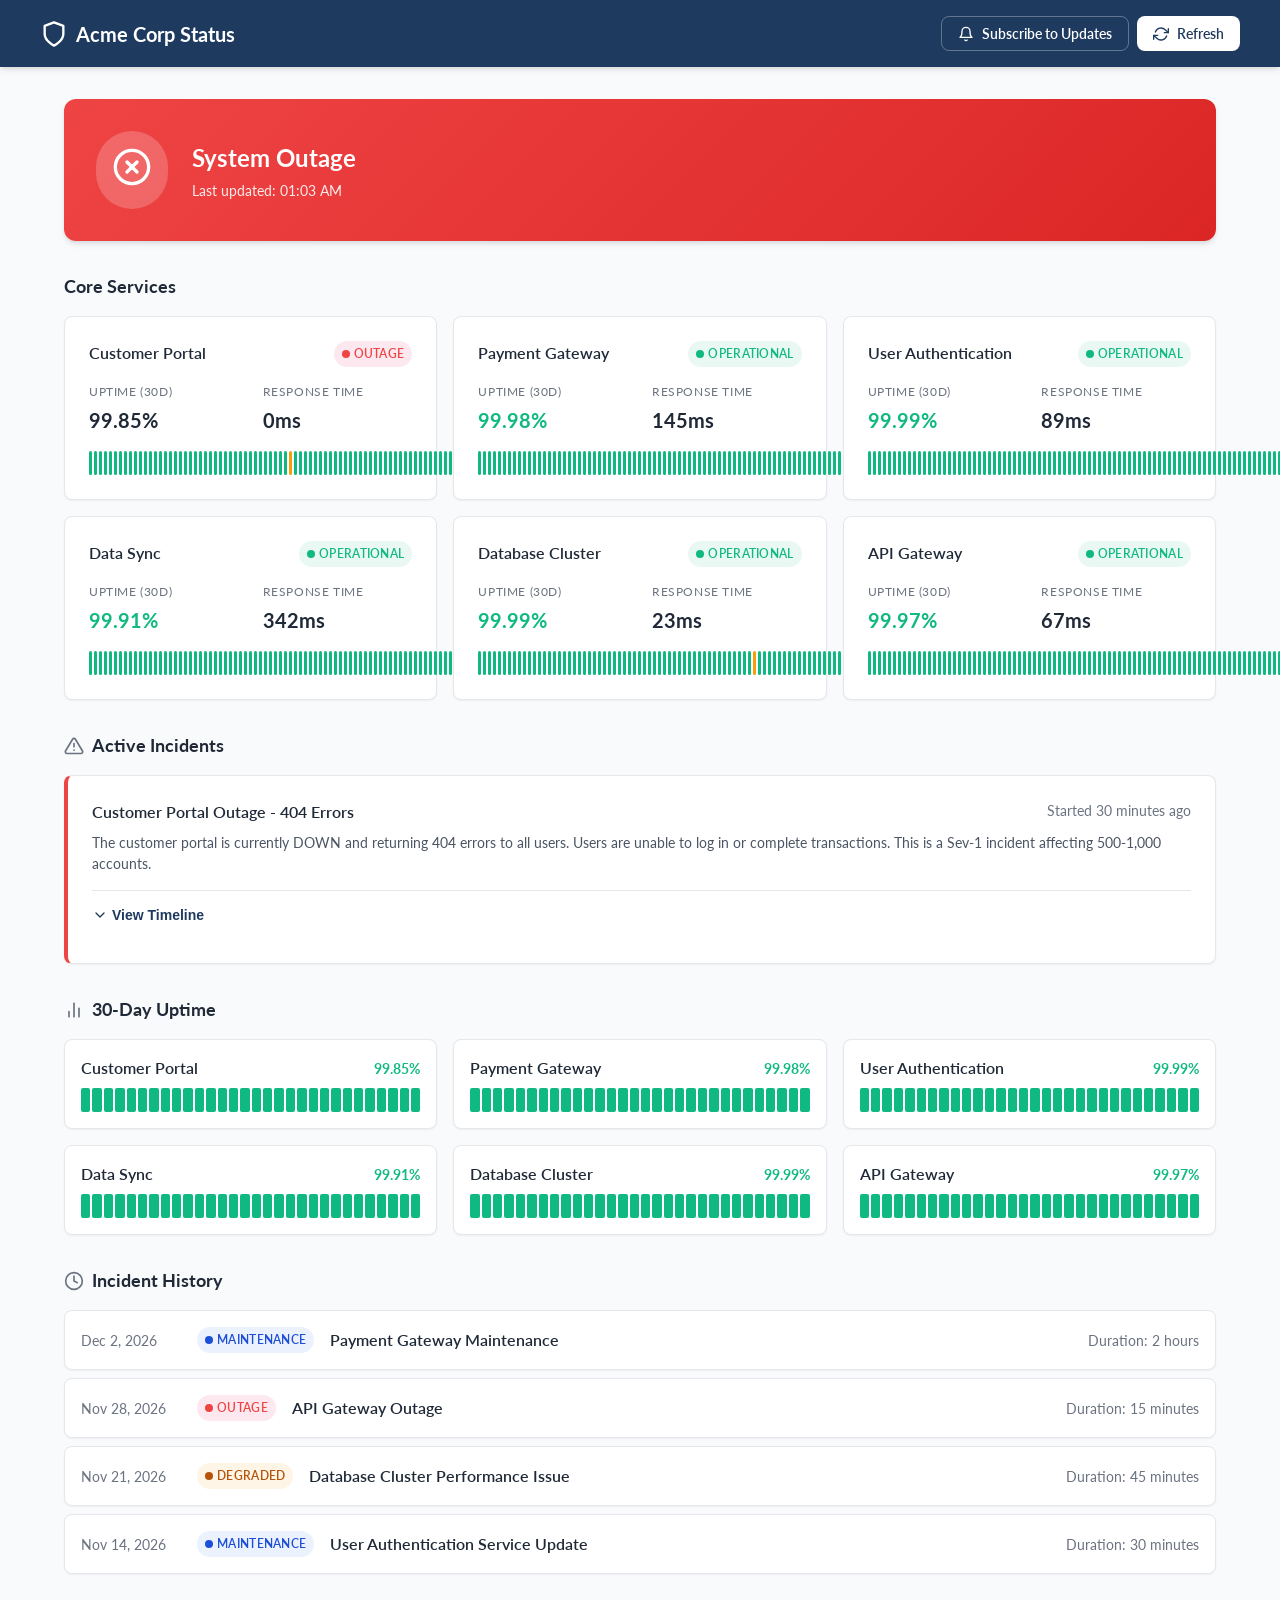
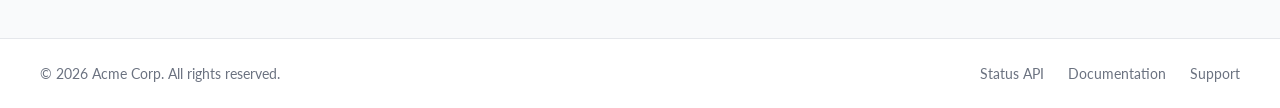
<file: dashboard/index.html>
<!DOCTYPE html>
<html lang="en">
<head>
    <meta charset="UTF-8">
    <meta name="viewport" content="width=device-width, initial-scale=1.0">
    <title>System Status Dashboard - Acme Corp</title>
    <link rel="preconnect" href="https://fonts.googleapis.com">
    <link rel="preconnect" href="https://fonts.gstatic.com" crossorigin>
    <link href="https://fonts.googleapis.com/css2?family=Lato:wght@400;600;700&display=swap" rel="stylesheet">
    <link rel="stylesheet" href="styles.css">
</head>
<body>
    <!-- Header -->
    <header class="header">
        <div class="header-content">
            <div class="logo">
                <svg class="logo-icon" viewBox="0 0 24 24" fill="none" stroke="currentColor" stroke-width="2" stroke-linecap="round" stroke-linejoin="round">
                    <path d="M12 22s8-4 8-10V5l-8-3-8 3v7c0 6 8 10 8 10z"></path>
                </svg>
                <span class="logo-text">Acme Corp Status</span>
            </div>
            <nav class="nav">
                <button class="btn btn-secondary" id="subscribeBtn">
                    <svg class="icon" viewBox="0 0 24 24" fill="none" stroke="currentColor" stroke-width="2" stroke-linecap="round" stroke-linejoin="round">
                        <path d="M18 8A6 6 0 0 0 6 8c0 7-3 9-3 9h18s-3-2-3-9"></path>
                        <path d="M13.73 21a2 2 0 0 1-3.46 0"></path>
                    </svg>
                    Subscribe to Updates
                </button>
                <button class="btn btn-primary" id="refreshBtn">
                    <svg class="icon" viewBox="0 0 24 24" fill="none" stroke="currentColor" stroke-width="2" stroke-linecap="round" stroke-linejoin="round">
                        <polyline points="23 4 23 10 17 10"></polyline>
                        <polyline points="1 20 1 14 7 14"></polyline>
                        <path d="M3.51 9a9 9 0 0 1 14.85-3.36L23 10M1 14l4.64 4.36A9 9 0 0 0 20.49 15"></path>
                    </svg>
                    Refresh
                </button>
            </nav>
        </div>
    </header>

    <main class="main">
        <!-- Overall System Status Banner -->
        <section class="status-banner" id="statusBanner">
            <div class="status-banner-content">
                <div class="status-indicator-large" id="overallStatusIndicator">
                    <svg class="icon-large" viewBox="0 0 24 24" fill="none" stroke="currentColor" stroke-width="2" stroke-linecap="round" stroke-linejoin="round">
                        <path d="M22 11.08V12a10 10 0 1 1-5.93-9.14"></path>
                        <polyline points="22 4 12 14.01 9 11.01"></polyline>
                    </svg>
                </div>
                <div class="status-banner-text">
                    <h1 id="overallStatusTitle">All Systems Operational</h1>
                    <p id="overallStatusDesc">Last updated: <span id="lastUpdated">--</span></p>
                </div>
            </div>
        </section>

        <!-- Services Status Grid -->
        <section class="section">
            <h2 class="section-title">Core Services</h2>
            <div class="services-grid" id="servicesGrid">
                <!-- Services will be dynamically inserted here -->
            </div>
        </section>

        <!-- Active Incidents -->
        <section class="section" id="activeIncidentsSection">
            <h2 class="section-title">
                <svg class="icon" viewBox="0 0 24 24" fill="none" stroke="currentColor" stroke-width="2" stroke-linecap="round" stroke-linejoin="round">
                    <path d="M10.29 3.86L1.82 18a2 2 0 0 0 1.71 3h16.94a2 2 0 0 0 1.71-3L13.71 3.86a2 2 0 0 0-3.42 0z"></path>
                    <line x1="12" y1="9" x2="12" y2="13"></line>
                    <line x1="12" y1="17" x2="12.01" y2="17"></line>
                </svg>
                Active Incidents
            </h2>
            <div class="incidents-list" id="activeIncidentsList">
                <!-- Active incidents will be dynamically inserted here -->
            </div>
        </section>

        <!-- Uptime Metrics -->
        <section class="section">
            <h2 class="section-title">
                <svg class="icon" viewBox="0 0 24 24" fill="none" stroke="currentColor" stroke-width="2" stroke-linecap="round" stroke-linejoin="round">
                    <line x1="18" y1="20" x2="18" y2="10"></line>
                    <line x1="12" y1="20" x2="12" y2="4"></line>
                    <line x1="6" y1="20" x2="6" y2="14"></line>
                </svg>
                30-Day Uptime
            </h2>
            <div class="uptime-grid" id="uptimeGrid">
                <!-- Uptime metrics will be dynamically inserted here -->
            </div>
        </section>

        <!-- Incident History -->
        <section class="section">
            <h2 class="section-title">
                <svg class="icon" viewBox="0 0 24 24" fill="none" stroke="currentColor" stroke-width="2" stroke-linecap="round" stroke-linejoin="round">
                    <circle cx="12" cy="12" r="10"></circle>
                    <polyline points="12 6 12 12 16 14"></polyline>
                </svg>
                Incident History
            </h2>
            <div class="history-list" id="historyList">
                <!-- Incident history will be dynamically inserted here -->
            </div>
        </section>
    </main>

    <!-- Footer -->
    <footer class="footer">
        <div class="footer-content">
            <p>&copy; 2026 Acme Corp. All rights reserved.</p>
            <div class="footer-links">
                <a href="#">Status API</a>
                <a href="#">Documentation</a>
                <a href="#">Support</a>
            </div>
        </div>
    </footer>

    <!-- Subscribe Modal -->
    <div class="modal" id="subscribeModal">
        <div class="modal-backdrop" id="modalBackdrop"></div>
        <div class="modal-content">
            <h3>Subscribe to Updates</h3>
            <p>Get notified when service status changes.</p>
            <form id="subscribeForm">
                <input type="email" placeholder="Enter your email" required class="input">
                <div class="modal-actions">
                    <button type="button" class="btn btn-secondary" id="cancelSubscribe">Cancel</button>
                    <button type="submit" class="btn btn-primary">Subscribe</button>
                </div>
            </form>
        </div>
    </div>

    <script src="app.js"></script>
</body>
</html>
</file>
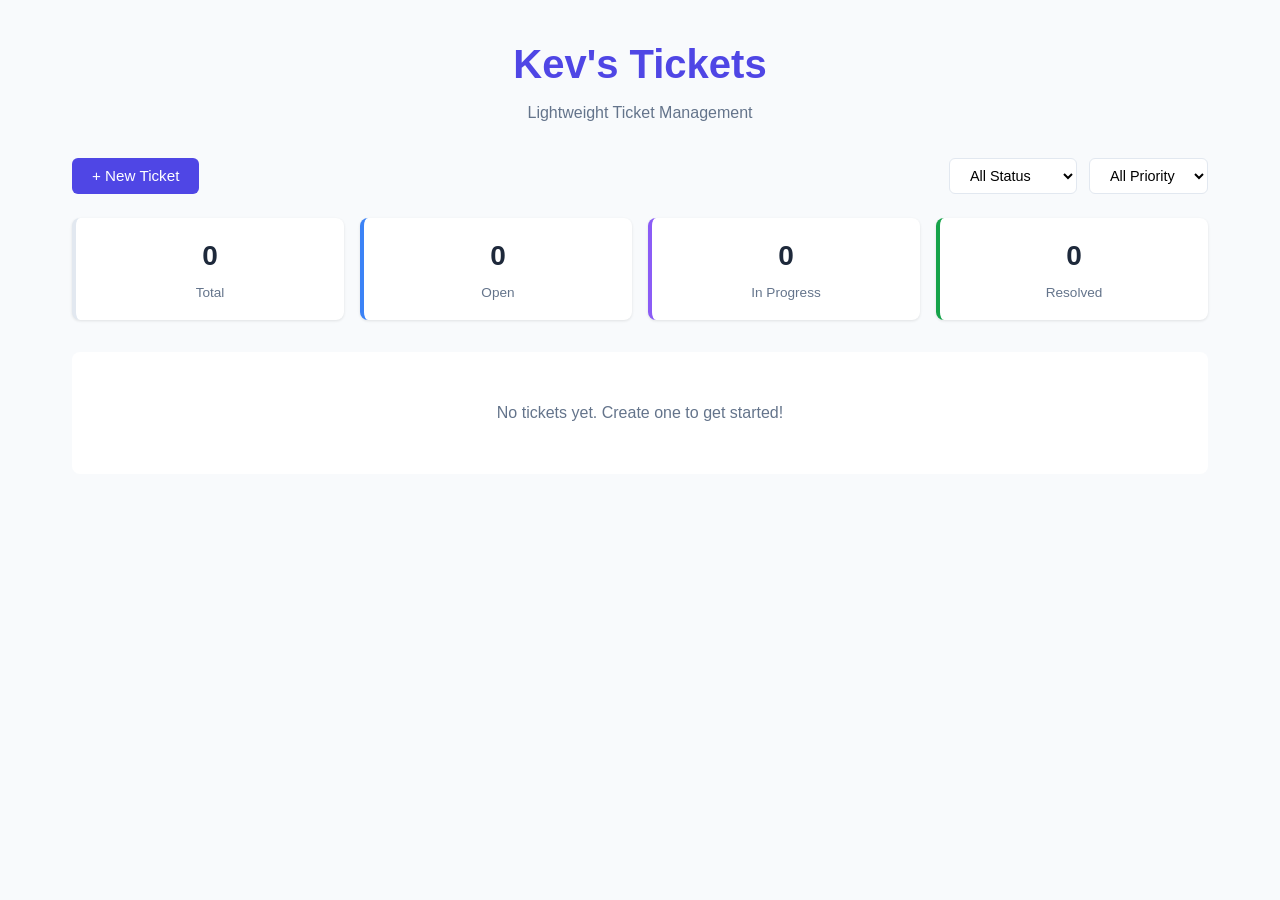
<file: kevs-tickets/index.html>
<!DOCTYPE html>
<html lang="en">
<head>
    <meta charset="UTF-8">
    <meta name="viewport" content="width=device-width, initial-scale=1.0">
    <title>Kev's Tickets</title>
    <link rel="stylesheet" href="styles.css">
</head>
<body>
    <div class="container">
        <header>
            <h1>Kev's Tickets</h1>
            <p class="subtitle">Lightweight Ticket Management</p>
        </header>

        <div class="controls">
            <button id="newTicketBtn" class="btn btn-primary">+ New Ticket</button>
            <div class="filters">
                <select id="statusFilter">
                    <option value="all">All Status</option>
                    <option value="open">Open</option>
                    <option value="in-progress">In Progress</option>
                    <option value="resolved">Resolved</option>
                    <option value="closed">Closed</option>
                </select>
                <select id="priorityFilter">
                    <option value="all">All Priority</option>
                    <option value="low">Low</option>
                    <option value="medium">Medium</option>
                    <option value="high">High</option>
                    <option value="urgent">Urgent</option>
                </select>
            </div>
        </div>

        <div class="stats">
            <div class="stat-card">
                <span class="stat-number" id="totalCount">0</span>
                <span class="stat-label">Total</span>
            </div>
            <div class="stat-card open">
                <span class="stat-number" id="openCount">0</span>
                <span class="stat-label">Open</span>
            </div>
            <div class="stat-card in-progress">
                <span class="stat-number" id="inProgressCount">0</span>
                <span class="stat-label">In Progress</span>
            </div>
            <div class="stat-card resolved">
                <span class="stat-number" id="resolvedCount">0</span>
                <span class="stat-label">Resolved</span>
            </div>
        </div>

        <div class="tickets-container" id="ticketsContainer">
            <p class="empty-state">No tickets yet. Create one to get started!</p>
        </div>
    </div>

    <!-- Modal for creating/editing tickets -->
    <div id="ticketModal" class="modal">
        <div class="modal-content">
            <div class="modal-header">
                <h2 id="modalTitle">New Ticket</h2>
                <button class="close-btn" id="closeModal">&times;</button>
            </div>
            <form id="ticketForm">
                <input type="hidden" id="ticketId">
                <div class="form-group">
                    <label for="ticketTitle">Title *</label>
                    <input type="text" id="ticketTitle" required placeholder="Brief description of the issue">
                </div>
                <div class="form-group">
                    <label for="ticketDescription">Description</label>
                    <textarea id="ticketDescription" rows="4" placeholder="Detailed description..."></textarea>
                </div>
                <div class="form-row">
                    <div class="form-group">
                        <label for="ticketStatus">Status</label>
                        <select id="ticketStatus">
                            <option value="open">Open</option>
                            <option value="in-progress">In Progress</option>
                            <option value="resolved">Resolved</option>
                            <option value="closed">Closed</option>
                        </select>
                    </div>
                    <div class="form-group">
                        <label for="ticketPriority">Priority</label>
                        <select id="ticketPriority">
                            <option value="low">Low</option>
                            <option value="medium" selected>Medium</option>
                            <option value="high">High</option>
                            <option value="urgent">Urgent</option>
                        </select>
                    </div>
                </div>
                <div class="form-group">
                    <label for="ticketAssignee">Assignee</label>
                    <input type="text" id="ticketAssignee" placeholder="Who is responsible?">
                </div>
                <div class="form-actions">
                    <button type="button" class="btn btn-secondary" id="cancelBtn">Cancel</button>
                    <button type="submit" class="btn btn-primary">Save Ticket</button>
                </div>
            </form>
        </div>
    </div>

    <!-- View Ticket Modal -->
    <div id="viewModal" class="modal">
        <div class="modal-content">
            <div class="modal-header">
                <h2 id="viewTitle">Ticket Details</h2>
                <button class="close-btn" id="closeViewModal">&times;</button>
            </div>
            <div id="viewContent" class="view-content"></div>
            <div class="form-actions">
                <button class="btn btn-danger" id="deleteTicketBtn">Delete</button>
                <button class="btn btn-primary" id="editTicketBtn">Edit</button>
            </div>
        </div>
    </div>

    <script src="app.js"></script>
</body>
</html>
</file>
<file: dashboard/styles.css>
/* Acme Corp System Status Dashboard Styles
   Following Acme Corp Brand Guidelines:
   - Typography: Lato
   - Primary Color: Navy Blue (#1E3A5F)
   - Status Colors: Green (operational), Amber (degraded), Red (outage), Blue (maintenance)
   - Border Radius: 8px
   - Transitions: 150ms ease
*/

:root {
    /* Brand Colors */
    --color-aubergine: #1E3A5F;
    --color-aubergine-dark: #162D4A;
    --color-aubergine-light: #2A4F7E;

    /* Status Colors */
    --color-operational: #10B981;
    --color-degraded: #F59E0B;
    --color-outage: #EF4444;
    --color-maintenance: #3B82F6;

    /* Neutral Colors */
    --color-white: #FFFFFF;
    --color-gray-50: #F9FAFB;
    --color-gray-100: #F3F4F6;
    --color-gray-200: #E5E7EB;
    --color-gray-300: #D1D5DB;
    --color-gray-400: #9CA3AF;
    --color-gray-500: #6B7280;
    --color-gray-600: #4B5563;
    --color-gray-700: #374151;
    --color-gray-800: #1F2937;
    --color-gray-900: #111827;

    /* Spacing */
    --spacing-xs: 4px;
    --spacing-sm: 8px;
    --spacing-md: 16px;
    --spacing-lg: 24px;
    --spacing-xl: 32px;
    --spacing-2xl: 48px;

    /* Border Radius */
    --radius-sm: 4px;
    --radius-md: 8px;
    --radius-lg: 12px;
    --radius-full: 9999px;

    /* Shadows */
    --shadow-sm: 0 1px 2px 0 rgba(0, 0, 0, 0.05);
    --shadow-md: 0 4px 6px -1px rgba(0, 0, 0, 0.1), 0 2px 4px -1px rgba(0, 0, 0, 0.06);
    --shadow-lg: 0 10px 15px -3px rgba(0, 0, 0, 0.1), 0 4px 6px -2px rgba(0, 0, 0, 0.05);

    /* Transitions */
    --transition-fast: 150ms ease;
    --transition-normal: 200ms ease;
}

/* Reset & Base */
*, *::before, *::after {
    box-sizing: border-box;
    margin: 0;
    padding: 0;
}

html {
    font-size: 16px;
    -webkit-font-smoothing: antialiased;
    -moz-osx-font-smoothing: grayscale;
}

body {
    font-family: 'Lato', -apple-system, BlinkMacSystemFont, 'Segoe UI', Roboto, sans-serif;
    background-color: var(--color-gray-50);
    color: var(--color-gray-800);
    line-height: 1.5;
    min-height: 100vh;
    display: flex;
    flex-direction: column;
}

/* Header */
.header {
    background-color: var(--color-aubergine);
    color: var(--color-white);
    padding: var(--spacing-md) var(--spacing-lg);
    position: sticky;
    top: 0;
    z-index: 100;
    box-shadow: var(--shadow-md);
}

.header-content {
    max-width: 1200px;
    margin: 0 auto;
    display: flex;
    justify-content: space-between;
    align-items: center;
    flex-wrap: wrap;
    gap: var(--spacing-md);
}

.logo {
    display: flex;
    align-items: center;
    gap: var(--spacing-sm);
}

.logo-icon {
    width: 28px;
    height: 28px;
}

.logo-text {
    font-size: 1.25rem;
    font-weight: 700;
}

.nav {
    display: flex;
    gap: var(--spacing-sm);
    flex-wrap: wrap;
}

/* Buttons */
.btn {
    display: inline-flex;
    align-items: center;
    gap: var(--spacing-sm);
    padding: var(--spacing-sm) var(--spacing-md);
    border-radius: var(--radius-md);
    font-family: inherit;
    font-size: 0.875rem;
    font-weight: 600;
    cursor: pointer;
    border: none;
    transition: all var(--transition-fast);
}

.btn .icon {
    width: 16px;
    height: 16px;
}

.btn-primary {
    background-color: var(--color-white);
    color: var(--color-aubergine);
}

.btn-primary:hover {
    background-color: var(--color-gray-100);
    transform: translateY(-1px);
}

.btn-secondary {
    background-color: transparent;
    color: var(--color-white);
    border: 1px solid rgba(255, 255, 255, 0.3);
}

.btn-secondary:hover {
    background-color: rgba(255, 255, 255, 0.1);
}

/* Main Content */
.main {
    flex: 1;
    max-width: 1200px;
    margin: 0 auto;
    padding: var(--spacing-xl) var(--spacing-lg);
    width: 100%;
}

/* Status Banner */
.status-banner {
    background: linear-gradient(135deg, var(--color-operational) 0%, #059669 100%);
    border-radius: var(--radius-lg);
    padding: var(--spacing-xl);
    margin-bottom: var(--spacing-xl);
    box-shadow: var(--shadow-md);
}

.status-banner.degraded {
    background: linear-gradient(135deg, var(--color-degraded) 0%, #D97706 100%);
}

.status-banner.outage {
    background: linear-gradient(135deg, var(--color-outage) 0%, #DC2626 100%);
}

.status-banner.maintenance {
    background: linear-gradient(135deg, var(--color-maintenance) 0%, #2563EB 100%);
}

.status-banner-content {
    display: flex;
    align-items: center;
    gap: var(--spacing-lg);
    color: var(--color-white);
}

.status-indicator-large {
    background: rgba(255, 255, 255, 0.2);
    border-radius: var(--radius-full);
    padding: var(--spacing-md);
}

.icon-large {
    width: 40px;
    height: 40px;
}

.status-banner-text h1 {
    font-size: 1.5rem;
    font-weight: 700;
    margin-bottom: var(--spacing-xs);
}

.status-banner-text p {
    opacity: 0.9;
    font-size: 0.875rem;
}

/* Sections */
.section {
    margin-bottom: var(--spacing-xl);
}

.section-title {
    display: flex;
    align-items: center;
    gap: var(--spacing-sm);
    font-size: 1.125rem;
    font-weight: 700;
    color: var(--color-gray-800);
    margin-bottom: var(--spacing-md);
}

.section-title .icon {
    width: 20px;
    height: 20px;
    color: var(--color-gray-500);
}

/* Services Grid */
.services-grid {
    display: grid;
    grid-template-columns: repeat(auto-fill, minmax(320px, 1fr));
    gap: var(--spacing-md);
}

.service-card {
    background: var(--color-white);
    border-radius: var(--radius-md);
    padding: var(--spacing-lg);
    box-shadow: var(--shadow-sm);
    border: 1px solid var(--color-gray-200);
    transition: all var(--transition-fast);
}

.service-card:hover {
    box-shadow: var(--shadow-md);
    transform: translateY(-2px);
}

.service-header {
    display: flex;
    justify-content: space-between;
    align-items: flex-start;
    margin-bottom: var(--spacing-md);
}

.service-name {
    font-size: 1rem;
    font-weight: 600;
    color: var(--color-gray-800);
}

.status-badge {
    display: inline-flex;
    align-items: center;
    gap: var(--spacing-xs);
    padding: var(--spacing-xs) var(--spacing-sm);
    border-radius: var(--radius-full);
    font-size: 0.75rem;
    font-weight: 600;
    text-transform: uppercase;
    letter-spacing: 0.025em;
}

.status-badge.operational {
    background-color: rgba(46, 182, 125, 0.1);
    color: var(--color-operational);
}

.status-badge.degraded {
    background-color: rgba(245, 158, 11, 0.1);
    color: #B45309;
}

.status-badge.outage {
    background-color: rgba(224, 30, 90, 0.1);
    color: var(--color-outage);
}

.status-badge.maintenance {
    background-color: rgba(59, 130, 246, 0.1);
    color: #1D4ED8;
}

.status-dot {
    width: 8px;
    height: 8px;
    border-radius: var(--radius-full);
    background-color: currentColor;
}

.service-metrics {
    display: flex;
    gap: var(--spacing-lg);
    margin-bottom: var(--spacing-md);
}

.metric {
    flex: 1;
}

.metric-label {
    font-size: 0.75rem;
    color: var(--color-gray-500);
    text-transform: uppercase;
    letter-spacing: 0.05em;
    margin-bottom: var(--spacing-xs);
}

.metric-value {
    font-size: 1.25rem;
    font-weight: 700;
    color: var(--color-gray-800);
}

.metric-value.good {
    color: var(--color-operational);
}

/* Uptime Chart */
.uptime-chart {
    display: flex;
    gap: 2px;
    margin-top: var(--spacing-sm);
}

.uptime-day {
    flex: 1;
    height: 24px;
    border-radius: 2px;
    background-color: var(--color-operational);
    transition: all var(--transition-fast);
    cursor: pointer;
    min-width: 3px;
}

.uptime-day:hover {
    transform: scaleY(1.2);
}

.uptime-day.degraded {
    background-color: var(--color-degraded);
}

.uptime-day.outage {
    background-color: var(--color-outage);
}

.uptime-day.maintenance {
    background-color: var(--color-maintenance);
}

/* Uptime Grid */
.uptime-grid {
    display: grid;
    grid-template-columns: repeat(auto-fill, minmax(280px, 1fr));
    gap: var(--spacing-md);
}

.uptime-card {
    background: var(--color-white);
    border-radius: var(--radius-md);
    padding: var(--spacing-md);
    box-shadow: var(--shadow-sm);
    border: 1px solid var(--color-gray-200);
}

.uptime-card-header {
    display: flex;
    justify-content: space-between;
    align-items: center;
    margin-bottom: var(--spacing-sm);
}

.uptime-card-name {
    font-weight: 600;
    color: var(--color-gray-800);
}

.uptime-percentage {
    font-size: 0.875rem;
    font-weight: 700;
    color: var(--color-operational);
}

/* Incidents */
.incidents-list {
    display: flex;
    flex-direction: column;
    gap: var(--spacing-md);
}

.incident-card {
    background: var(--color-white);
    border-radius: var(--radius-md);
    padding: var(--spacing-lg);
    box-shadow: var(--shadow-sm);
    border: 1px solid var(--color-gray-200);
    border-left: 4px solid var(--color-degraded);
}

.incident-card.outage {
    border-left-color: var(--color-outage);
}

.incident-card.maintenance {
    border-left-color: var(--color-maintenance);
}

.incident-card.resolved {
    border-left-color: var(--color-operational);
    opacity: 0.8;
}

.incident-header {
    display: flex;
    justify-content: space-between;
    align-items: flex-start;
    margin-bottom: var(--spacing-sm);
    flex-wrap: wrap;
    gap: var(--spacing-sm);
}

.incident-title {
    font-weight: 600;
    color: var(--color-gray-800);
}

.incident-time {
    font-size: 0.875rem;
    color: var(--color-gray-500);
}

.incident-description {
    color: var(--color-gray-600);
    font-size: 0.875rem;
    margin-bottom: var(--spacing-md);
}

.incident-timeline {
    border-top: 1px solid var(--color-gray-200);
    padding-top: var(--spacing-md);
}

.incident-toggle {
    display: flex;
    align-items: center;
    gap: var(--spacing-xs);
    background: none;
    border: none;
    color: var(--color-aubergine);
    font-size: 0.875rem;
    font-weight: 600;
    cursor: pointer;
    padding: 0;
    margin-bottom: var(--spacing-md);
}

.incident-toggle .icon {
    width: 16px;
    height: 16px;
    transition: transform var(--transition-fast);
}

.incident-toggle.expanded .icon {
    transform: rotate(180deg);
}

.timeline-events {
    display: none;
    padding-left: var(--spacing-md);
    border-left: 2px solid var(--color-gray-200);
}

.timeline-events.visible {
    display: block;
}

.timeline-event {
    position: relative;
    padding: var(--spacing-sm) 0 var(--spacing-sm) var(--spacing-md);
}

.timeline-event::before {
    content: '';
    position: absolute;
    left: -6px;
    top: 14px;
    width: 10px;
    height: 10px;
    border-radius: var(--radius-full);
    background: var(--color-gray-300);
}

.timeline-event:first-child::before {
    background: var(--color-aubergine);
}

.timeline-event-time {
    font-size: 0.75rem;
    color: var(--color-gray-500);
    margin-bottom: var(--spacing-xs);
}

.timeline-event-text {
    font-size: 0.875rem;
    color: var(--color-gray-700);
}

/* History */
.history-list {
    display: flex;
    flex-direction: column;
    gap: var(--spacing-sm);
}

.history-item {
    background: var(--color-white);
    border-radius: var(--radius-md);
    padding: var(--spacing-md);
    box-shadow: var(--shadow-sm);
    border: 1px solid var(--color-gray-200);
    display: flex;
    justify-content: space-between;
    align-items: center;
    flex-wrap: wrap;
    gap: var(--spacing-md);
}

.history-info {
    display: flex;
    align-items: center;
    gap: var(--spacing-md);
}

.history-date {
    font-size: 0.875rem;
    color: var(--color-gray-500);
    min-width: 100px;
}

.history-title {
    font-weight: 600;
    color: var(--color-gray-800);
}

.history-duration {
    font-size: 0.875rem;
    color: var(--color-gray-500);
}

/* No incidents message */
.no-incidents {
    background: var(--color-white);
    border-radius: var(--radius-md);
    padding: var(--spacing-xl);
    text-align: center;
    color: var(--color-gray-500);
    border: 1px solid var(--color-gray-200);
}

.no-incidents .icon {
    width: 48px;
    height: 48px;
    margin-bottom: var(--spacing-md);
    color: var(--color-operational);
}

/* Footer */
.footer {
    background: var(--color-white);
    border-top: 1px solid var(--color-gray-200);
    padding: var(--spacing-lg);
}

.footer-content {
    max-width: 1200px;
    margin: 0 auto;
    display: flex;
    justify-content: space-between;
    align-items: center;
    flex-wrap: wrap;
    gap: var(--spacing-md);
    font-size: 0.875rem;
    color: var(--color-gray-500);
}

.footer-links {
    display: flex;
    gap: var(--spacing-lg);
}

.footer-links a {
    color: var(--color-gray-500);
    text-decoration: none;
    transition: color var(--transition-fast);
}

.footer-links a:hover {
    color: var(--color-aubergine);
}

/* Modal */
.modal {
    display: none;
    position: fixed;
    top: 0;
    left: 0;
    right: 0;
    bottom: 0;
    z-index: 200;
    align-items: center;
    justify-content: center;
}

.modal.visible {
    display: flex;
}

.modal-backdrop {
    position: absolute;
    top: 0;
    left: 0;
    right: 0;
    bottom: 0;
    background: rgba(0, 0, 0, 0.5);
}

.modal-content {
    position: relative;
    background: var(--color-white);
    border-radius: var(--radius-lg);
    padding: var(--spacing-xl);
    max-width: 400px;
    width: 90%;
    box-shadow: var(--shadow-lg);
}

.modal-content h3 {
    margin-bottom: var(--spacing-sm);
    color: var(--color-gray-800);
}

.modal-content p {
    margin-bottom: var(--spacing-lg);
    color: var(--color-gray-600);
}

.input {
    width: 100%;
    padding: var(--spacing-sm) var(--spacing-md);
    border: 1px solid var(--color-gray-300);
    border-radius: var(--radius-md);
    font-family: inherit;
    font-size: 1rem;
    margin-bottom: var(--spacing-md);
    transition: border-color var(--transition-fast);
}

.input:focus {
    outline: none;
    border-color: var(--color-aubergine);
}

.modal-actions {
    display: flex;
    gap: var(--spacing-sm);
    justify-content: flex-end;
}

.modal .btn-secondary {
    color: var(--color-gray-600);
    border-color: var(--color-gray-300);
}

.modal .btn-secondary:hover {
    background: var(--color-gray-100);
}

.modal .btn-primary {
    background: var(--color-aubergine);
    color: var(--color-white);
}

.modal .btn-primary:hover {
    background: var(--color-aubergine-dark);
}

/* Loading spinner */
.spinner {
    animation: spin 1s linear infinite;
}

@keyframes spin {
    from { transform: rotate(0deg); }
    to { transform: rotate(360deg); }
}

/* Responsive Design */
@media (max-width: 768px) {
    .header-content {
        justify-content: center;
        text-align: center;
    }

    .nav {
        justify-content: center;
        width: 100%;
    }

    .status-banner {
        padding: var(--spacing-lg);
    }

    .status-banner-content {
        flex-direction: column;
        text-align: center;
    }

    .status-banner-text h1 {
        font-size: 1.25rem;
    }

    .services-grid {
        grid-template-columns: 1fr;
    }

    .uptime-grid {
        grid-template-columns: 1fr;
    }

    .service-metrics {
        flex-direction: column;
        gap: var(--spacing-sm);
    }

    .history-item {
        flex-direction: column;
        align-items: flex-start;
    }

    .history-info {
        flex-direction: column;
        align-items: flex-start;
    }

    .footer-content {
        flex-direction: column;
        text-align: center;
    }
}

@media (max-width: 480px) {
    .main {
        padding: var(--spacing-md);
    }

    .service-card {
        padding: var(--spacing-md);
    }

    .incident-card {
        padding: var(--spacing-md);
    }

    .uptime-chart {
        gap: 1px;
    }

    .uptime-day {
        height: 20px;
    }
}
</file>
<file: kevs-tickets/styles.css>
* {
    margin: 0;
    padding: 0;
    box-sizing: border-box;
}

:root {
    --primary: #4f46e5;
    --primary-hover: #4338ca;
    --danger: #dc2626;
    --danger-hover: #b91c1c;
    --success: #16a34a;
    --warning: #d97706;
    --open: #3b82f6;
    --in-progress: #8b5cf6;
    --resolved: #16a34a;
    --closed: #6b7280;
    --low: #6b7280;
    --medium: #3b82f6;
    --high: #f59e0b;
    --urgent: #dc2626;
    --bg: #f8fafc;
    --card-bg: #ffffff;
    --text: #1e293b;
    --text-muted: #64748b;
    --border: #e2e8f0;
}

body {
    font-family: -apple-system, BlinkMacSystemFont, 'Segoe UI', Roboto, Oxygen, Ubuntu, sans-serif;
    background-color: var(--bg);
    color: var(--text);
    line-height: 1.6;
}

.container {
    max-width: 1200px;
    margin: 0 auto;
    padding: 2rem;
}

header {
    text-align: center;
    margin-bottom: 2rem;
}

header h1 {
    font-size: 2.5rem;
    color: var(--primary);
    margin-bottom: 0.25rem;
}

.subtitle {
    color: var(--text-muted);
    font-size: 1rem;
}

.controls {
    display: flex;
    justify-content: space-between;
    align-items: center;
    margin-bottom: 1.5rem;
    flex-wrap: wrap;
    gap: 1rem;
}

.filters {
    display: flex;
    gap: 0.75rem;
}

.filters select {
    padding: 0.5rem 1rem;
    border: 1px solid var(--border);
    border-radius: 6px;
    background: var(--card-bg);
    font-size: 0.9rem;
    cursor: pointer;
}

.btn {
    padding: 0.6rem 1.25rem;
    border: none;
    border-radius: 6px;
    font-size: 0.95rem;
    font-weight: 500;
    cursor: pointer;
    transition: all 0.2s;
}

.btn-primary {
    background-color: var(--primary);
    color: white;
}

.btn-primary:hover {
    background-color: var(--primary-hover);
}

.btn-secondary {
    background-color: var(--border);
    color: var(--text);
}

.btn-secondary:hover {
    background-color: #d1d5db;
}

.btn-danger {
    background-color: var(--danger);
    color: white;
}

.btn-danger:hover {
    background-color: var(--danger-hover);
}

.stats {
    display: grid;
    grid-template-columns: repeat(auto-fit, minmax(120px, 1fr));
    gap: 1rem;
    margin-bottom: 2rem;
}

.stat-card {
    background: var(--card-bg);
    padding: 1rem;
    border-radius: 8px;
    text-align: center;
    box-shadow: 0 1px 3px rgba(0,0,0,0.1);
    border-left: 4px solid var(--border);
}

.stat-card.open { border-left-color: var(--open); }
.stat-card.in-progress { border-left-color: var(--in-progress); }
.stat-card.resolved { border-left-color: var(--resolved); }

.stat-number {
    display: block;
    font-size: 1.75rem;
    font-weight: 700;
    color: var(--text);
}

.stat-label {
    font-size: 0.85rem;
    color: var(--text-muted);
}

.tickets-container {
    display: grid;
    gap: 1rem;
}

.empty-state {
    text-align: center;
    padding: 3rem;
    color: var(--text-muted);
    background: var(--card-bg);
    border-radius: 8px;
}

.ticket-card {
    background: var(--card-bg);
    border-radius: 8px;
    padding: 1.25rem;
    box-shadow: 0 1px 3px rgba(0,0,0,0.1);
    border-left: 4px solid var(--border);
    cursor: pointer;
    transition: transform 0.2s, box-shadow 0.2s;
}

.ticket-card:hover {
    transform: translateY(-2px);
    box-shadow: 0 4px 12px rgba(0,0,0,0.1);
}

.ticket-card.status-open { border-left-color: var(--open); }
.ticket-card.status-in-progress { border-left-color: var(--in-progress); }
.ticket-card.status-resolved { border-left-color: var(--resolved); }
.ticket-card.status-closed { border-left-color: var(--closed); }

.ticket-header {
    display: flex;
    justify-content: space-between;
    align-items: flex-start;
    margin-bottom: 0.5rem;
}

.ticket-title {
    font-size: 1.1rem;
    font-weight: 600;
    color: var(--text);
}

.ticket-id {
    font-size: 0.8rem;
    color: var(--text-muted);
    font-family: monospace;
}

.ticket-description {
    color: var(--text-muted);
    font-size: 0.9rem;
    margin-bottom: 1rem;
    display: -webkit-box;
    -webkit-line-clamp: 2;
    -webkit-box-orient: vertical;
    overflow: hidden;
}

.ticket-meta {
    display: flex;
    gap: 0.75rem;
    flex-wrap: wrap;
    align-items: center;
}

.badge {
    padding: 0.25rem 0.6rem;
    border-radius: 20px;
    font-size: 0.75rem;
    font-weight: 500;
    text-transform: capitalize;
}

.badge-status {
    color: white;
}

.badge-status.open { background-color: var(--open); }
.badge-status.in-progress { background-color: var(--in-progress); }
.badge-status.resolved { background-color: var(--resolved); }
.badge-status.closed { background-color: var(--closed); }

.badge-priority {
    border: 1px solid;
}

.badge-priority.low { color: var(--low); border-color: var(--low); }
.badge-priority.medium { color: var(--medium); border-color: var(--medium); }
.badge-priority.high { color: var(--high); border-color: var(--high); }
.badge-priority.urgent { color: var(--urgent); border-color: var(--urgent); background: #fef2f2; }

.ticket-assignee {
    font-size: 0.85rem;
    color: var(--text-muted);
    margin-left: auto;
}

.ticket-date {
    font-size: 0.8rem;
    color: var(--text-muted);
}

/* Modal Styles */
.modal {
    display: none;
    position: fixed;
    top: 0;
    left: 0;
    width: 100%;
    height: 100%;
    background: rgba(0,0,0,0.5);
    z-index: 1000;
    align-items: center;
    justify-content: center;
}

.modal.active {
    display: flex;
}

.modal-content {
    background: var(--card-bg);
    border-radius: 12px;
    width: 90%;
    max-width: 500px;
    max-height: 90vh;
    overflow-y: auto;
}

.modal-header {
    display: flex;
    justify-content: space-between;
    align-items: center;
    padding: 1.25rem 1.5rem;
    border-bottom: 1px solid var(--border);
}

.modal-header h2 {
    font-size: 1.25rem;
}

.close-btn {
    background: none;
    border: none;
    font-size: 1.5rem;
    cursor: pointer;
    color: var(--text-muted);
    line-height: 1;
}

.close-btn:hover {
    color: var(--text);
}

#ticketForm, .view-content {
    padding: 1.5rem;
}

.form-group {
    margin-bottom: 1rem;
}

.form-group label {
    display: block;
    margin-bottom: 0.4rem;
    font-weight: 500;
    font-size: 0.9rem;
}

.form-group input,
.form-group textarea,
.form-group select {
    width: 100%;
    padding: 0.6rem 0.75rem;
    border: 1px solid var(--border);
    border-radius: 6px;
    font-size: 0.95rem;
    font-family: inherit;
}

.form-group input:focus,
.form-group textarea:focus,
.form-group select:focus {
    outline: none;
    border-color: var(--primary);
    box-shadow: 0 0 0 3px rgba(79, 70, 229, 0.1);
}

.form-row {
    display: grid;
    grid-template-columns: 1fr 1fr;
    gap: 1rem;
}

.form-actions {
    display: flex;
    justify-content: flex-end;
    gap: 0.75rem;
    padding: 1rem 1.5rem;
    border-top: 1px solid var(--border);
}

.view-content .detail-row {
    margin-bottom: 1rem;
}

.view-content .detail-label {
    font-size: 0.8rem;
    color: var(--text-muted);
    text-transform: uppercase;
    letter-spacing: 0.05em;
    margin-bottom: 0.25rem;
}

.view-content .detail-value {
    font-size: 1rem;
}

@media (max-width: 600px) {
    .container {
        padding: 1rem;
    }

    .controls {
        flex-direction: column;
        align-items: stretch;
    }

    .filters {
        flex-direction: column;
    }

    .form-row {
        grid-template-columns: 1fr;
    }

    .stats {
        grid-template-columns: repeat(2, 1fr);
    }
}
</file>
